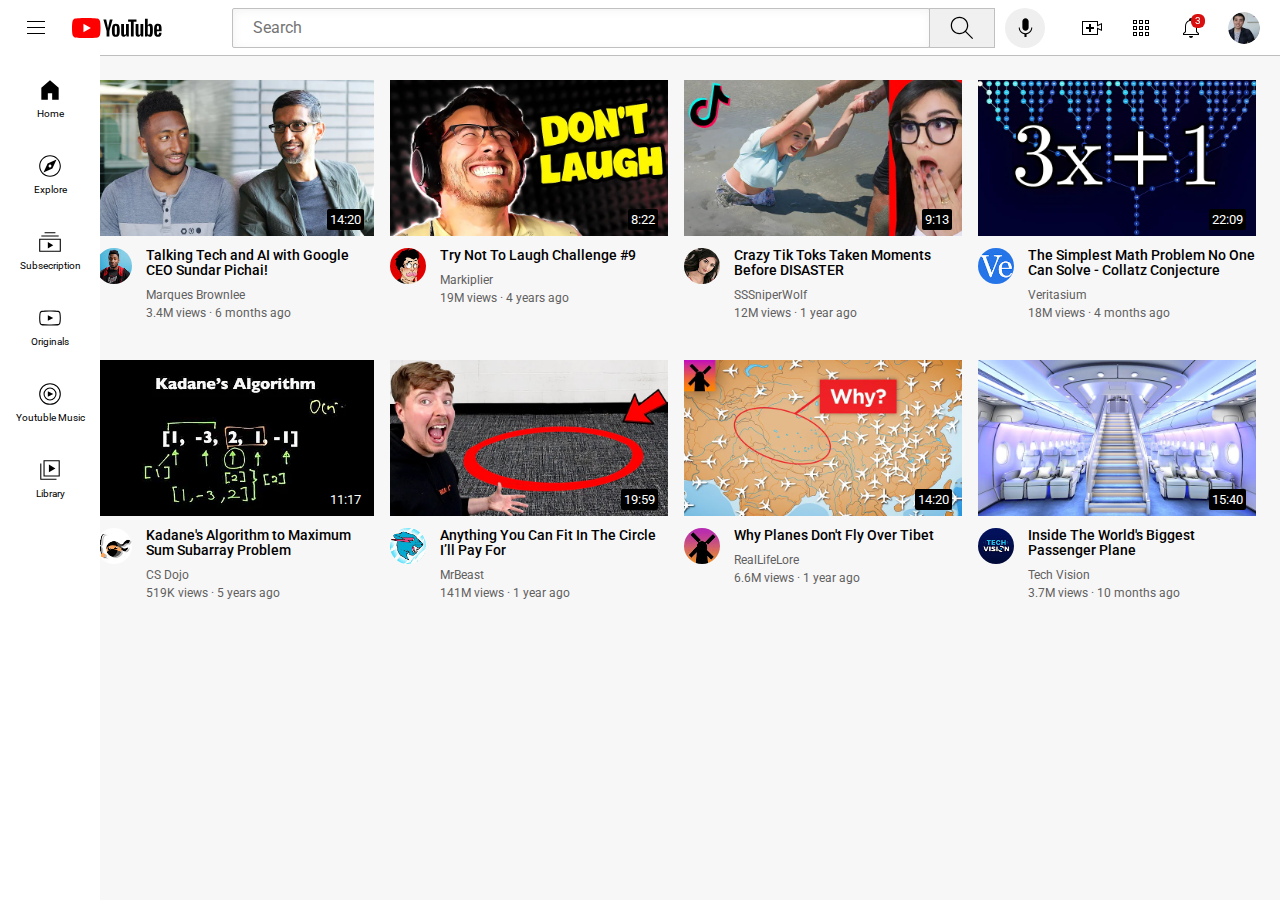
<file: index.html>
<!DOCTYPE html>
<html>
    
    <head>
        <title> Youtube.com Khadija</title>
        <link rel="preconnect" href="https://fonts.googleapis.com">
<link rel="preconnect" href="https://fonts.gstatic.com" crossorigin>
<link href="https://fonts.googleapis.com/css2?family=Roboto:wght@400;500;700&display=swap" 
rel="stylesheet">
        <link rel="stylesheet" href="css-file/video.css">
        <link rel="stylesheet" href="css-file/header.css">
        <link rel="stylesheet" href="css-file/general.css">
        <link rel="stylesheet" href="css-file/sidebar.css">
    </head>

    <body>
      <header class="header">
        <div class="left-section">
          <img class="hamburger-menu" src="icons/hamburger-menu.svg">
          <img class="youtube-logo" src="icons/youtube-logo.svg">
        </div>

        <div class="middle-section">
          <input class ="search" type="text" placeholder="Search">
          <button class= "search-button">
            <img class="search-icon" src="icons/search.svg">
            <div class="tooltep"> Search </div>
          </button>
          <button class= "voice-search-button">
            <img  class="voice-icon" src="icons/voice-search-icon.svg">
            <div class="tooltep"> Search with your voice </div>
          </button>
        </div>

        <div class="right-section">
            <div class="upload-icon-container"> 
              <img class="upload-icon" src="icons/upload.svg">
              <div class="tooltep"> Creat </div>
            </div>
            <div class="app-icon-container">
              <img class="app-icon" src="icons/youtube-apps.svg">
              <div class="tooltep"> Youtube app </div>
             </div>
            
            <div class="noti">
              <img class="notification-icon" src="icons/notifications.svg">
              <div class="num"> 3 </div>
              <div class="tooltep"> Notifications </div>
            </div>
            <img class="my-channel-icon" src="channel/my-channel.jpeg">
        </div>
        </header>
        
        <nav class="sidebar">
          <div class="sidebar-link"> 
              <img src="icons/home.svg">
              <div> Home </div>
          </div>
          <div class="sidebar-link"> 
              <img src="icons/explore.svg">
              <div> Explore </div>
          </div>
          <div class="sidebar-link"> 
              <img src="icons/subscriptions.svg">
              <div> Subsecription </div>
          </div>
          <div class="sidebar-link">
              <img src="icons/originals.svg">
              <div> Originals </div>
          </div>
          <div class="sidebar-link"> 
              <img src="icons/youtube-music.svg">
              <div> Youtuble Music </div>
          </div>
          <div class="sidebar-link">
              <img src="icons/library.svg">
              <div> Library </div>
          </div>
        </nav>
        <main> 
          <section class = "video-grid">
        <!-- every thing -->
        <div class="vido-preview"> 
          <!-- thumbnail container-->
          <div class="thumbnail-row">
            <img class="thumbnail" src="thumbnails/thumbnail-1.webp">
            <div class="pos-abs">14:20 </div>
          </div>
          <!-- all video information -->
          <div class="video-ifo-grid">
            <!--horizantal -> divide the profile photo from the video information -->
            <!-- image (profile photo)-->
            <div class="channel-pic">
              <img class= "profile" src="channel/channel-1.jpeg"> 
            </div>
            <!-- information of the video-->
            <div class="vid-info"> 
              <p class="v-title"> 
              Talking Tech and AI with Google CEO Sundar Pichai!
            </p>
            <p class="auther">
              Marques Brownlee
            </p>
            <p class="v-views" >
              3.4M views &#183; 6 months ago
            </p>
          </div>
          </div>
        </div> 

        <!-- every thing -->
        <div class="vido-preview"> 
          <!-- thumbnail container-->
          <div class="thumbnail-row">
            <img class="thumbnail" src="thumbnails/thumbnail-2.webp">
            <div class="pos-abs"> 8:22 </div>
          </div>
          <!-- all video information -->
          <div class="video-ifo-grid">
            <!--horizantal -> divide the profile photo from the video information -->
            <!-- image (profile photo)-->
            <div class="channel-pic">
              <img class= "profile" src="channel/channel-2.jpeg"> 
            </div>
            <!-- information of the video-->
            <div class="vid-info"> 
              <p class="v-title"> 
                Try Not To Laugh Challenge #9
            </p>
            <p class="auther">
              Markiplier
            </p>
            <p class="v-views" >
              19M views &#183; 4 years ago
            </p>
          </div>
          </div>
        </div> 

        <div class="vido-preview"> 
          <!-- thumbnail container-->
          <div class="thumbnail-row">
            <img class="thumbnail" src="thumbnails/thumbnail-3.webp">
            <div class="pos-abs">9:13 </div>
          </div>
          <!-- all video information -->
          <div class="video-ifo-grid">
            <!--horizantal -> divide the profile photo from the video information -->
            <!-- image (profile photo)-->
            <div class="channel-pic">
              <img class= "profile" src="channel/channel-3.jpeg"> 
            </div>
            <!-- information of the video-->
            <div class="vid-info"> 
              <p class="v-title">               
                Crazy Tik Toks Taken Moments Before DISASTER
            </p>
            <p class="auther">
              SSSniperWolf
            </p>
            <p class="v-views" >
              12M views &#183; 1 year ago
            </p>
          </div>
          </div>
        </div> 

        <div class="vido-preview"> 
          <!-- thumbnail container-->
          <div class="thumbnail-row">
            <img class="thumbnail" src="thumbnails/thumbnail-4.webp">
            <div class="pos-abs">22:09</div>
          </div>
          <!-- all video information -->
          <div class="video-ifo-grid">
            <!--horizantal -> divide the profile photo from the video information -->
            <!-- image (profile photo)-->
            <div class="channel-pic">
              <img class= "profile" src="channel/channel-4.jpeg"> 
            </div>
            <!-- information of the video-->
            <div class="vid-info"> 
              <p class="v-title"> 
                The Simplest Math Problem No One Can Solve - Collatz Conjecture
            </p>
            <p class="auther">
              Veritasium
            </p>
            <p class="v-views" >
              18M views  &#183; 4 months ago
            </p>
          </div>
          </div>
        </div> 

        <div class="vido-preview"> 
          <!-- thumbnail container-->
          <div class="thumbnail-row">
            <img class="thumbnail" src="thumbnails/thumbnail-5.webp">
            <div class="pos-abs">11:17 </div>
          </div>
          <!-- all video information -->
          <div class="video-ifo-grid">
            <!--horizantal -> divide the profile photo from the video information -->
            <!-- image (profile photo)-->
            <div class="channel-pic">
              <img class= "profile" src="channel/channel-5.jpeg"> 
            </div>
            <!-- information of the video-->
            <div class="vid-info"> 
              <p class="v-title"> 
                Kadane's Algorithm to Maximum Sum Subarray Problem
            </p>
            <p class="auther">
              CS Dojo
            </p>
            <p class="v-views" >
              519K views &#183; 5 years ago
            </p>
          </div>
          </div>
        </div> 

        <div class="vido-preview"> 
          <!-- thumbnail container-->
          <div class="thumbnail-row">
            <img class="thumbnail" src="thumbnails/thumbnail-6.webp">
            <div class="pos-abs">19:59 </div>
          </div>
          <!-- all video information -->
          <div class="video-ifo-grid">
            <!--horizantal -> divide the profile photo from the video information -->
            <!-- image (profile photo)-->
            <div class="channel-pic">
              <img class= "profile" src="channel/channel-6.jpeg"> 
            </div>
            <!-- information of the video-->
            <div class="vid-info"> 
              <p class="v-title"> 
                Anything You Can Fit In The Circle I’ll Pay For
            </p>
            <p class="auther">
              MrBeast
            </p>
            <p class="v-views" >
              141M views &#183; 1 year ago
            </p>
          </div>
          </div>
        </div> 
        <div class="vido-preview"> 
          <!-- thumbnail container-->
          <div class="thumbnail-row">
            <img class="thumbnail" src="thumbnails/thumbnail-7.webp">
            <div class="pos-abs">14:20 </div>
          </div>
          <!-- all video information -->
          <div class="video-ifo-grid">
            <!--horizantal -> divide the profile photo from the video information -->
            <!-- image (profile photo)-->
            <div class="channel-pic">
              <img class= "profile" src="channel/channel-7.jpeg"> 
            </div>
            <!-- information of the video-->
            <div class="vid-info"> 
              <p class="v-title"> 
                Why Planes Don't Fly Over Tibet
            </p>
            <p class="auther">
              RealLifeLore
            </p>
            <p class="v-views" >
              6.6M views &#183; 1 year ago
            </p>
          </div>
          </div>
        </div> 


        <div class="vido-preview"> 
          <!-- thumbnail container-->
          <div class="thumbnail-row">
            <img class="thumbnail" src="thumbnails/thumbnail-8.webp">
            <div class="pos-abs">15:40 </div>
          </div>
          <!-- all video information -->
          <div class="video-ifo-grid">
            <!--horizantal -> divide the profile photo from the video information -->
            <!-- image (profile photo)-->
            <div class="channel-pic">
              <img class= "profile" src="channel/channel-8.jpeg"> 
            </div>
            <!-- information of the video-->
            <div class="vid-info"> 
              <p class="v-title"> 
                Inside The World's Biggest Passenger Plane
            </p>
            <p class="auther">
              Tech Vision
            </p>
            <p class="v-views" >
              3.7M views &#183; 10 months ago
            </p>
          </div>
          </div>
          </div>
        </section> 
        </main>
    </body>
</html>
</file>
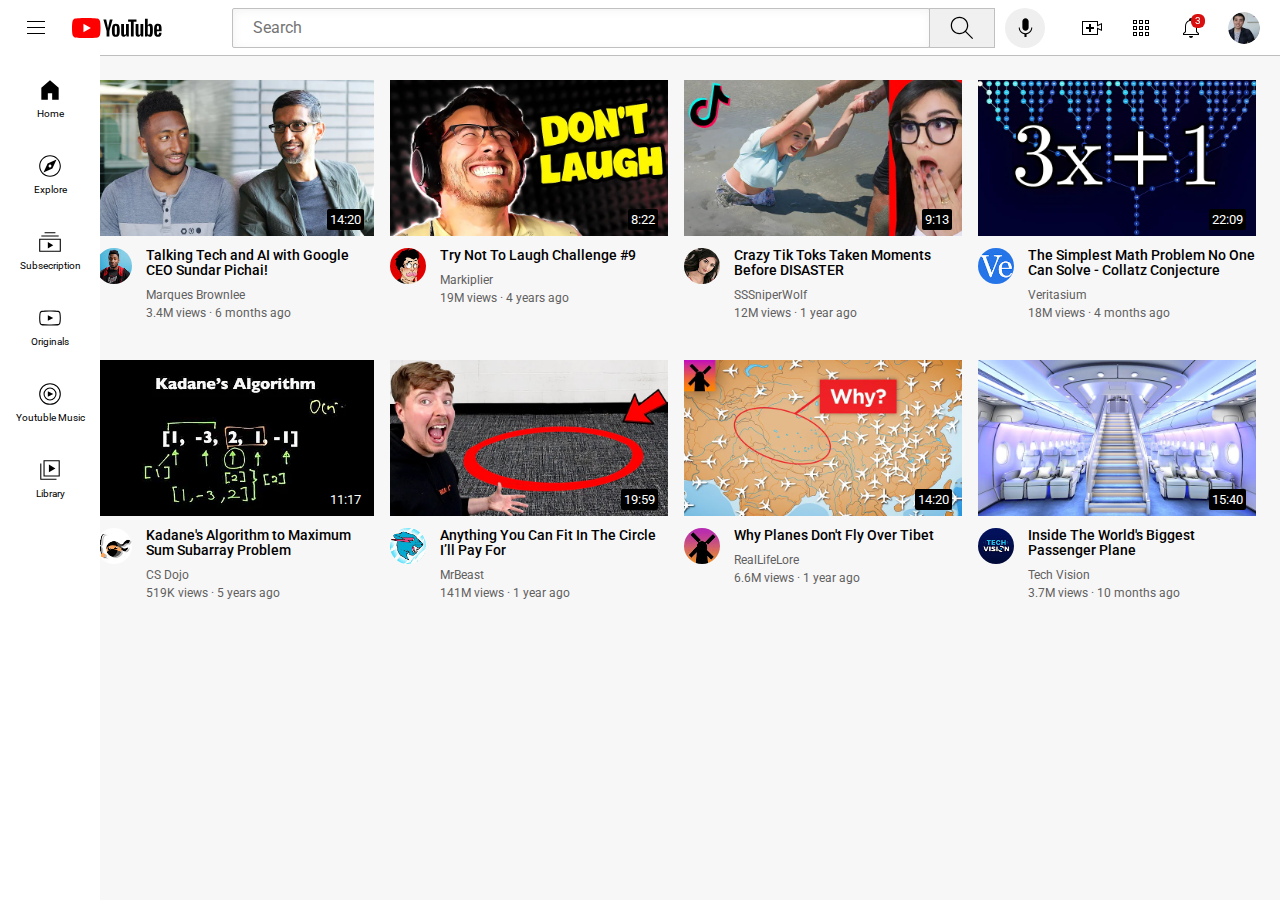
<file: youtube.html>
<!DOCTYPE html>
<html>
    <head>
        <title> Youtube.com Khadija</title>
        <link rel="preconnect" href="https://fonts.googleapis.com">
<link rel="preconnect" href="https://fonts.gstatic.com" crossorigin>
<link href="https://fonts.googleapis.com/css2?family=Roboto:wght@400;500;700&display=swap" 
rel="stylesheet">
        <link rel="stylesheet" href="css-file/video.css">
        <link rel="stylesheet" href="css-file/header.css">
        <link rel="stylesheet" href="css-file/general.css">
        <link rel="stylesheet" href="css-file/sidebar.css">
    </head>

    <body>
      <header class="header">
        <div class="left-section">
          <img class="hamburger-menu" src="icons/hamburger-menu.svg">
          <img class="youtube-logo" src="icons/youtube-logo.svg">
        </div>

        <div class="middle-section">
          <input class ="search" type="text" placeholder="Search">
          <button class= "search-button">
            <img class="search-icon" src="icons/search.svg">
            <div class="tooltep"> Search </div>
          </button>
          <button class= "voice-search-button">
            <img  class="voice-icon" src="icons/voice-search-icon.svg">
            <div class="tooltep"> Search with your voice </div>
          </button>
        </div>

        <div class="right-section">
            <div class="upload-icon-container"> 
              <img class="upload-icon" src="icons/upload.svg">
              <div class="tooltep"> Creat </div>
            </div>
            <div class="app-icon-container">
              <img class="app-icon" src="icons/youtube-apps.svg">
              <div class="tooltep"> Youtube app </div>
             </div>
            
            <div class="noti">
              <img class="notification-icon" src="icons/notifications.svg">
              <div class="num"> 3 </div>
              <div class="tooltep"> Notifications </div>
            </div>
            <img class="my-channel-icon" src="channel/my-channel.jpeg">
        </div>
        </header>
        
        <nav class="sidebar">
          <div class="sidebar-link"> 
              <img src="icons/home.svg">
              <div> Home </div>
          </div>
          <div class="sidebar-link"> 
              <img src="icons/explore.svg">
              <div> Explore </div>
          </div>
          <div class="sidebar-link"> 
              <img src="icons/subscriptions.svg">
              <div> Subsecription </div>
          </div>
          <div class="sidebar-link">
              <img src="icons/originals.svg">
              <div> Originals </div>
          </div>
          <div class="sidebar-link"> 
              <img src="icons/youtube-music.svg">
              <div> Youtuble Music </div>
          </div>
          <div class="sidebar-link">
              <img src="icons/library.svg">
              <div> Library </div>
          </div>
        </nav>
        <main> 
          <section class = "video-grid">
        <!-- every thing -->
        <div class="vido-preview"> 
          <!-- thumbnail container-->
          <div class="thumbnail-row">
            <img class="thumbnail" src="thumbnails/thumbnail-1.webp">
            <div class="pos-abs">14:20 </div>
          </div>
          <!-- all video information -->
          <div class="video-ifo-grid">
            <!--horizantal -> divide the profile photo from the video information -->
            <!-- image (profile photo)-->
            <div class="channel-pic">
              <img class= "profile" src="channel/channel-1.jpeg"> 
            </div>
            <!-- information of the video-->
            <div class="vid-info"> 
              <p class="v-title"> 
              Talking Tech and AI with Google CEO Sundar Pichai!
            </p>
            <p class="auther">
              Marques Brownlee
            </p>
            <p class="v-views" >
              3.4M views &#183; 6 months ago
            </p>
          </div>
          </div>
        </div> 

        <!-- every thing -->
        <div class="vido-preview"> 
          <!-- thumbnail container-->
          <div class="thumbnail-row">
            <img class="thumbnail" src="thumbnails/thumbnail-2.webp">
            <div class="pos-abs"> 8:22 </div>
          </div>
          <!-- all video information -->
          <div class="video-ifo-grid">
            <!--horizantal -> divide the profile photo from the video information -->
            <!-- image (profile photo)-->
            <div class="channel-pic">
              <img class= "profile" src="channel/channel-2.jpeg"> 
            </div>
            <!-- information of the video-->
            <div class="vid-info"> 
              <p class="v-title"> 
                Try Not To Laugh Challenge #9
            </p>
            <p class="auther">
              Markiplier
            </p>
            <p class="v-views" >
              19M views &#183; 4 years ago
            </p>
          </div>
          </div>
        </div> 

        <div class="vido-preview"> 
          <!-- thumbnail container-->
          <div class="thumbnail-row">
            <img class="thumbnail" src="thumbnails/thumbnail-3.webp">
            <div class="pos-abs">9:13 </div>
          </div>
          <!-- all video information -->
          <div class="video-ifo-grid">
            <!--horizantal -> divide the profile photo from the video information -->
            <!-- image (profile photo)-->
            <div class="channel-pic">
              <img class= "profile" src="channel/channel-3.jpeg"> 
            </div>
            <!-- information of the video-->
            <div class="vid-info"> 
              <p class="v-title">               
                Crazy Tik Toks Taken Moments Before DISASTER
            </p>
            <p class="auther">
              SSSniperWolf
            </p>
            <p class="v-views" >
              12M views &#183; 1 year ago
            </p>
          </div>
          </div>
        </div> 

        <div class="vido-preview"> 
          <!-- thumbnail container-->
          <div class="thumbnail-row">
            <img class="thumbnail" src="thumbnails/thumbnail-4.webp">
            <div class="pos-abs">22:09</div>
          </div>
          <!-- all video information -->
          <div class="video-ifo-grid">
            <!--horizantal -> divide the profile photo from the video information -->
            <!-- image (profile photo)-->
            <div class="channel-pic">
              <img class= "profile" src="channel/channel-4.jpeg"> 
            </div>
            <!-- information of the video-->
            <div class="vid-info"> 
              <p class="v-title"> 
                The Simplest Math Problem No One Can Solve - Collatz Conjecture
            </p>
            <p class="auther">
              Veritasium
            </p>
            <p class="v-views" >
              18M views  &#183; 4 months ago
            </p>
          </div>
          </div>
        </div> 

        <div class="vido-preview"> 
          <!-- thumbnail container-->
          <div class="thumbnail-row">
            <img class="thumbnail" src="thumbnails/thumbnail-5.webp">
            <div class="pos-abs">11:17 </div>
          </div>
          <!-- all video information -->
          <div class="video-ifo-grid">
            <!--horizantal -> divide the profile photo from the video information -->
            <!-- image (profile photo)-->
            <div class="channel-pic">
              <img class= "profile" src="channel/channel-5.jpeg"> 
            </div>
            <!-- information of the video-->
            <div class="vid-info"> 
              <p class="v-title"> 
                Kadane's Algorithm to Maximum Sum Subarray Problem
            </p>
            <p class="auther">
              CS Dojo
            </p>
            <p class="v-views" >
              519K views &#183; 5 years ago
            </p>
          </div>
          </div>
        </div> 

        <div class="vido-preview"> 
          <!-- thumbnail container-->
          <div class="thumbnail-row">
            <img class="thumbnail" src="thumbnails/thumbnail-6.webp">
            <div class="pos-abs">19:59 </div>
          </div>
          <!-- all video information -->
          <div class="video-ifo-grid">
            <!--horizantal -> divide the profile photo from the video information -->
            <!-- image (profile photo)-->
            <div class="channel-pic">
              <img class= "profile" src="channel/channel-6.jpeg"> 
            </div>
            <!-- information of the video-->
            <div class="vid-info"> 
              <p class="v-title"> 
                Anything You Can Fit In The Circle I’ll Pay For
            </p>
            <p class="auther">
              MrBeast
            </p>
            <p class="v-views" >
              141M views &#183; 1 year ago
            </p>
          </div>
          </div>
        </div> 
        <div class="vido-preview"> 
          <!-- thumbnail container-->
          <div class="thumbnail-row">
            <img class="thumbnail" src="thumbnails/thumbnail-7.webp">
            <div class="pos-abs">14:20 </div>
          </div>
          <!-- all video information -->
          <div class="video-ifo-grid">
            <!--horizantal -> divide the profile photo from the video information -->
            <!-- image (profile photo)-->
            <div class="channel-pic">
              <img class= "profile" src="channel/channel-7.jpeg"> 
            </div>
            <!-- information of the video-->
            <div class="vid-info"> 
              <p class="v-title"> 
                Why Planes Don't Fly Over Tibet
            </p>
            <p class="auther">
              RealLifeLore
            </p>
            <p class="v-views" >
              6.6M views &#183; 1 year ago
            </p>
          </div>
          </div>
        </div> 


        <div class="vido-preview"> 
          <!-- thumbnail container-->
          <div class="thumbnail-row">
            <img class="thumbnail" src="thumbnails/thumbnail-8.webp">
            <div class="pos-abs">15:40 </div>
          </div>
          <!-- all video information -->
          <div class="video-ifo-grid">
            <!--horizantal -> divide the profile photo from the video information -->
            <!-- image (profile photo)-->
            <div class="channel-pic">
              <img class= "profile" src="channel/channel-8.jpeg"> 
            </div>
            <!-- information of the video-->
            <div class="vid-info"> 
              <p class="v-title"> 
                Inside The World's Biggest Passenger Plane
            </p>
            <p class="auther">
              Tech Vision
            </p>
            <p class="v-views" >
              3.7M views &#183; 10 months ago
            </p>
          </div>
          </div>
          </div>
        </section> 
        </main>
    </body>
</html>
</file>
<file: css-file/video.css>
.v-title{
    margin-top:0;
    font-size: 14px;
    font-weight: 500;
    line-height: 15px;
    margin-bottom: 10px;
  }
  .auther,
  .v-views{
    font-size: 12px;
    color: rgb(96,96,96);
  }
  .auther{
    margin-bottom: 4px;
  }
  .thumbnail{  
    width:100%;
  } 
  .pos-abs{
    position:absolute;
    bottom: 10px;
    right: 10px;
    color:white;
    background-color: black;
    border-radius: 2px;
    font-size: 13px;
    padding: 3px;
  }


  .video-ifo-grid{
    display: grid;
    grid-template-columns: 50px 1fr;
  }

  .profile{
    width:36px;
    border-radius: 25px;
    vertical-align: top;

  }
  .thumbnail-row{
    margin-bottom: 8px;
    position:relative;
  }
  .video-grid{
    display: grid;
    grid-template-columns: 1fr 1fr 1fr 1fr;
    column-gap: 16px;
    row-gap: 40px;
  }

  @media (max-width:414px){
    .video-grid{
      grid-template-columns: 1fr 1fr;
    }
  }
  @media (max-width:768px) and (min-width:1024px){
    .video-grid{
      grid-row: 1fr 1fr 1fr;
    }
  }
  @media (min-width: 1000px){
    .video-grid{
      grid-template-columns: 1fr 1fr 1fr 1fr ;
    }
  }
</file>
<file: css-file/header.css>
.header{
    height: 55px;
    display: flex;
    flex-direction: row;
    justify-content: space-between;
    position: fixed;
    top:0px;
    left:0px;
    right:0px;
    background-color: white;
    border-bottom-width: 1px;
    border-bottom-style: solid;
    border-bottom-color:rgb(190, 190, 190);
    z-index: 1;
}
 .left-section{
    display: flex;
    align-items: center;
    
 }
 .hamburger-menu{
    height: 24px;
    margin-left: 24px;
    margin-right: 24px;
}
.youtube-logo{
    height: 20px;
}
 .middle-section{
    flex:1;
    display: flex;
    align-items: center;
    margin-left: 70px;
    margin-right: 35px;
    max-width: 850px;
 }
 .search{
    flex:1;
    height: 36px;
    padding-left: 20px;
    font-size: 16px;
    border-width: 1px;
    border-style: solid;
    border-color: rgb(192,192,192);
    border-radius: 2px;
    box-shadow: inset 1px 2px 10px rgba(0,0,0,0.05);
    width: 0;
 }
 .search::placeholder{
    font-family: Roboto, Arial;
    font-size: 16px;
 }
 .search-button{
    height: 40px;
    width: 66px;
    background-color: rgb(240,240,240);
    border-width: 1px;
    border-style: solid;
    border-color: rgb(192,192,192);
    margin-left: -1px;
    margin-right: 10px;
 }
 .search-button, 
 .voice-search-button,
 .upload-icon-container,
 .app-icon-container,
 .noti{
   display: flex;
   justify-content: center;
   align-items: center;
   position: relative;
 }
 .search-button .tooltep,
 .voice-search-button .tooltep,
 .upload-icon-container .tooltep,
 .app-icon-container .tooltep,
 .noti .tooltep{
   position:absolute;
   font-family: Roboto, Arial;
   background-color: gray;
   color:white;
   padding-top: 4px;
   padding-bottom: 4px;
   padding-left: 8px;
   padding-right: 8px;
   border-radius: 2px;
   font-size: 12px;
   bottom: -30px;
   opacity: 0%;
   transition: opacity 0.15s;
   pointer-events: none;
   white-space: nowrap;
 }
 .search-button:hover .tooltep,
 .voice-search-button:hover .tooltep,
 .upload-icon-container:hover .tooltep,
 .app-icon-container:hover .tooltep,
 .noti:hover .tooltep{
   opacity: 100%;
 }

 .search-icon{
    height: 30px;
 }
 .voice-search-button{
    height: 40px;
    width: 40px;
    border-radius: 20px;
    border:none;
    border-color: rgb(192,192,192);
 }
 .voice-icon{
    height: 25px;
 }
 .right-section{
    margin-right: 20px;
    width: 180px;
    display: flex;
    align-items: center;
    justify-content: space-between;
    flex-shrink: 0;
 }
.upload-icon{
    height:24px;
}
.app-icon{
    height:24px;
}
.notification-icon{
    height:24px;
}
.noti{
   position:relative;
}
.num{
   position:absolute;
   top: -2px;
   right: -2px;
   background-color: rgb(218, 16, 16);
   color: white;
   padding: 2px;
   padding: 1px;
   text-align: center;
   border-radius: 6px;
   font-size: 10px;
   height: 12px;
   width: 12px;
   font-family: Roboto, Arial;
}
.my-channel-icon{
    height: 32px;
    border-radius: 16px;
}
</file>
<file: css-file/general.css>
p{
    font-family: Roboto, Arial;
    margin-top: 0;
    margin-bottom: 0;
  }
  body{
    margin: 0;
    padding-top: 80px;
    padding-left: 96px;
    padding-right: 24px;
    background-color: rgb(248, 247, 247);
    font-family: Roboto, Arial;
  }
</file>
<file: css-file/sidebar.css>
.sidebar{
    position: fixed;
    left:0;
    bottom: 0;
    top:55px;
    background-color: white;
    width: 100px;
    z-index: 3;
    padding-top: 5px;
}
.sidebar-link{
    height: 76px;
    margin-bottom: px;
    display: flex;
    justify-content: center;
    align-items: center;
    flex-direction: column;
}
.sidebar-link:hover{
    background-color: rgb(226, 224, 224);
    cursor: pointer;
}
.sidebar-link img{
    height: 26px;
}
.sidebar-link div{
    font-family: Roboto, Arial;
    font-size: 10px;
    margin-top: 5px;
}
</file>
